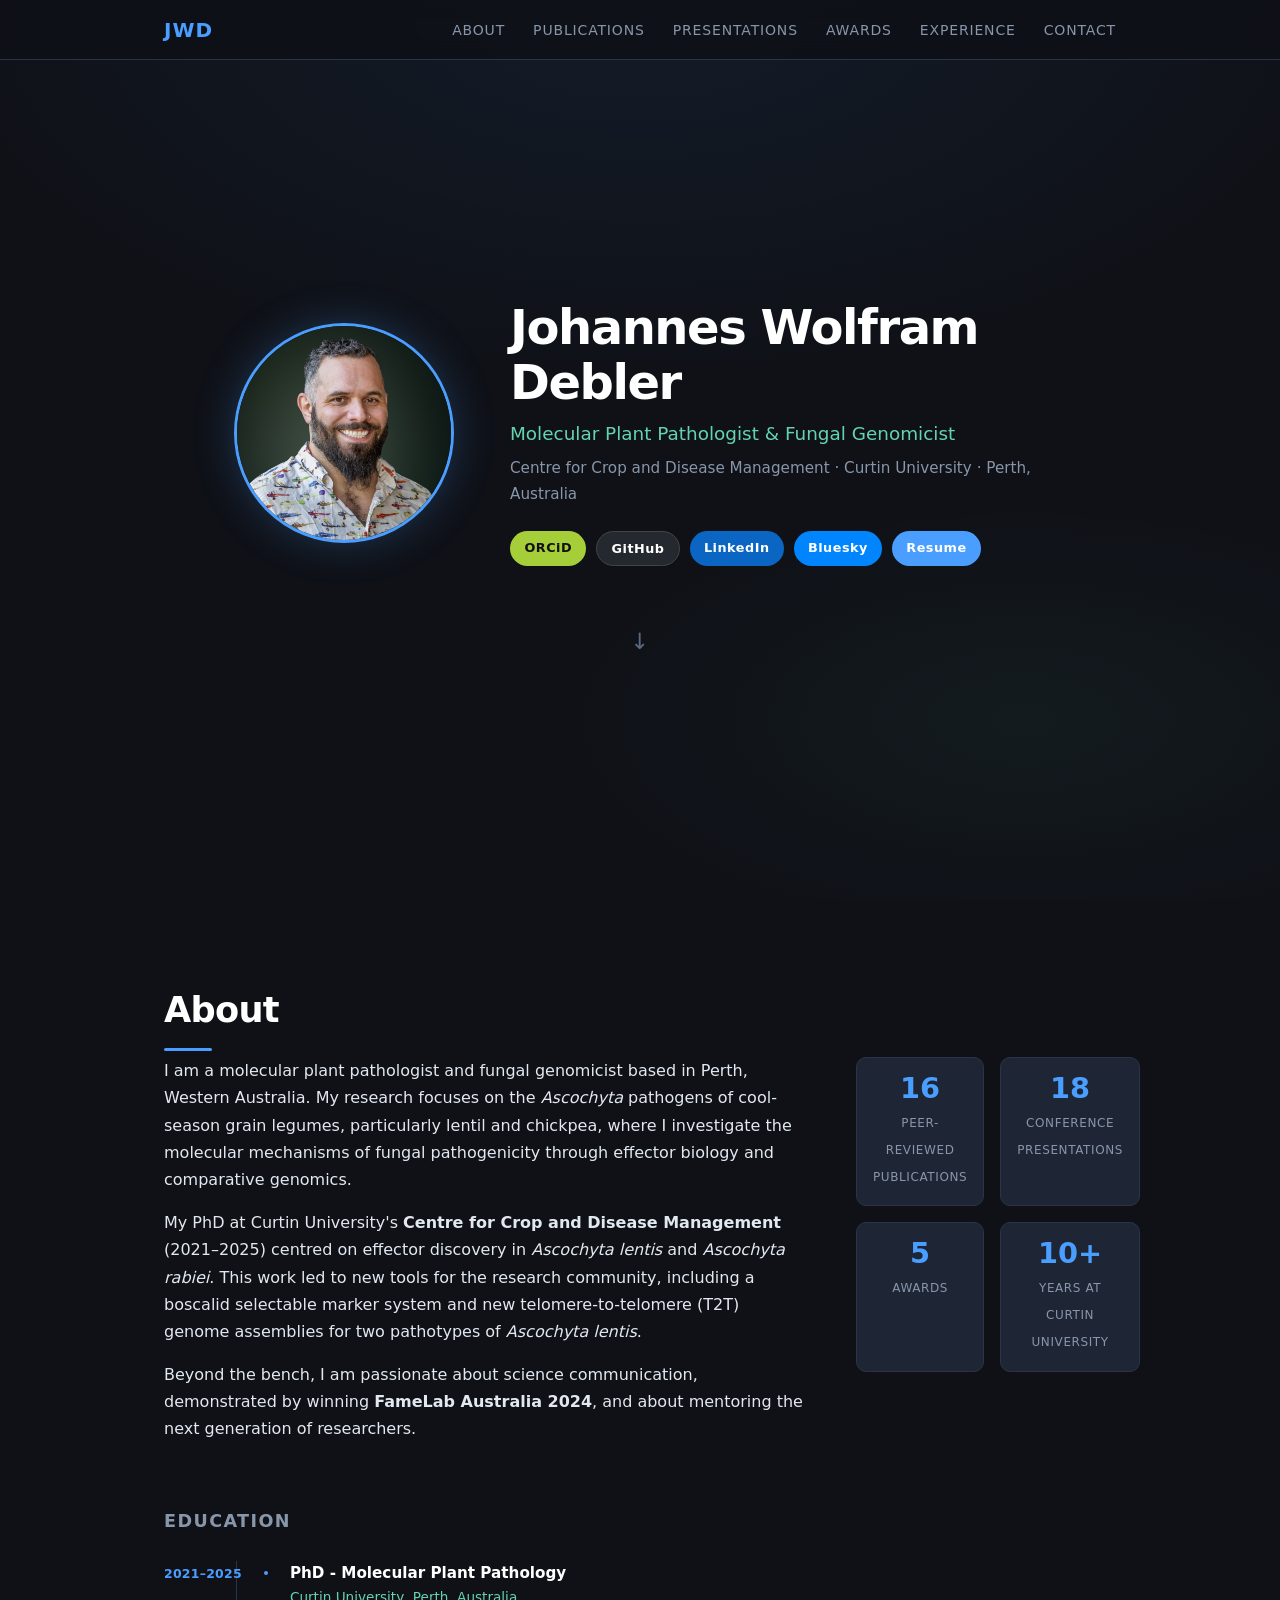
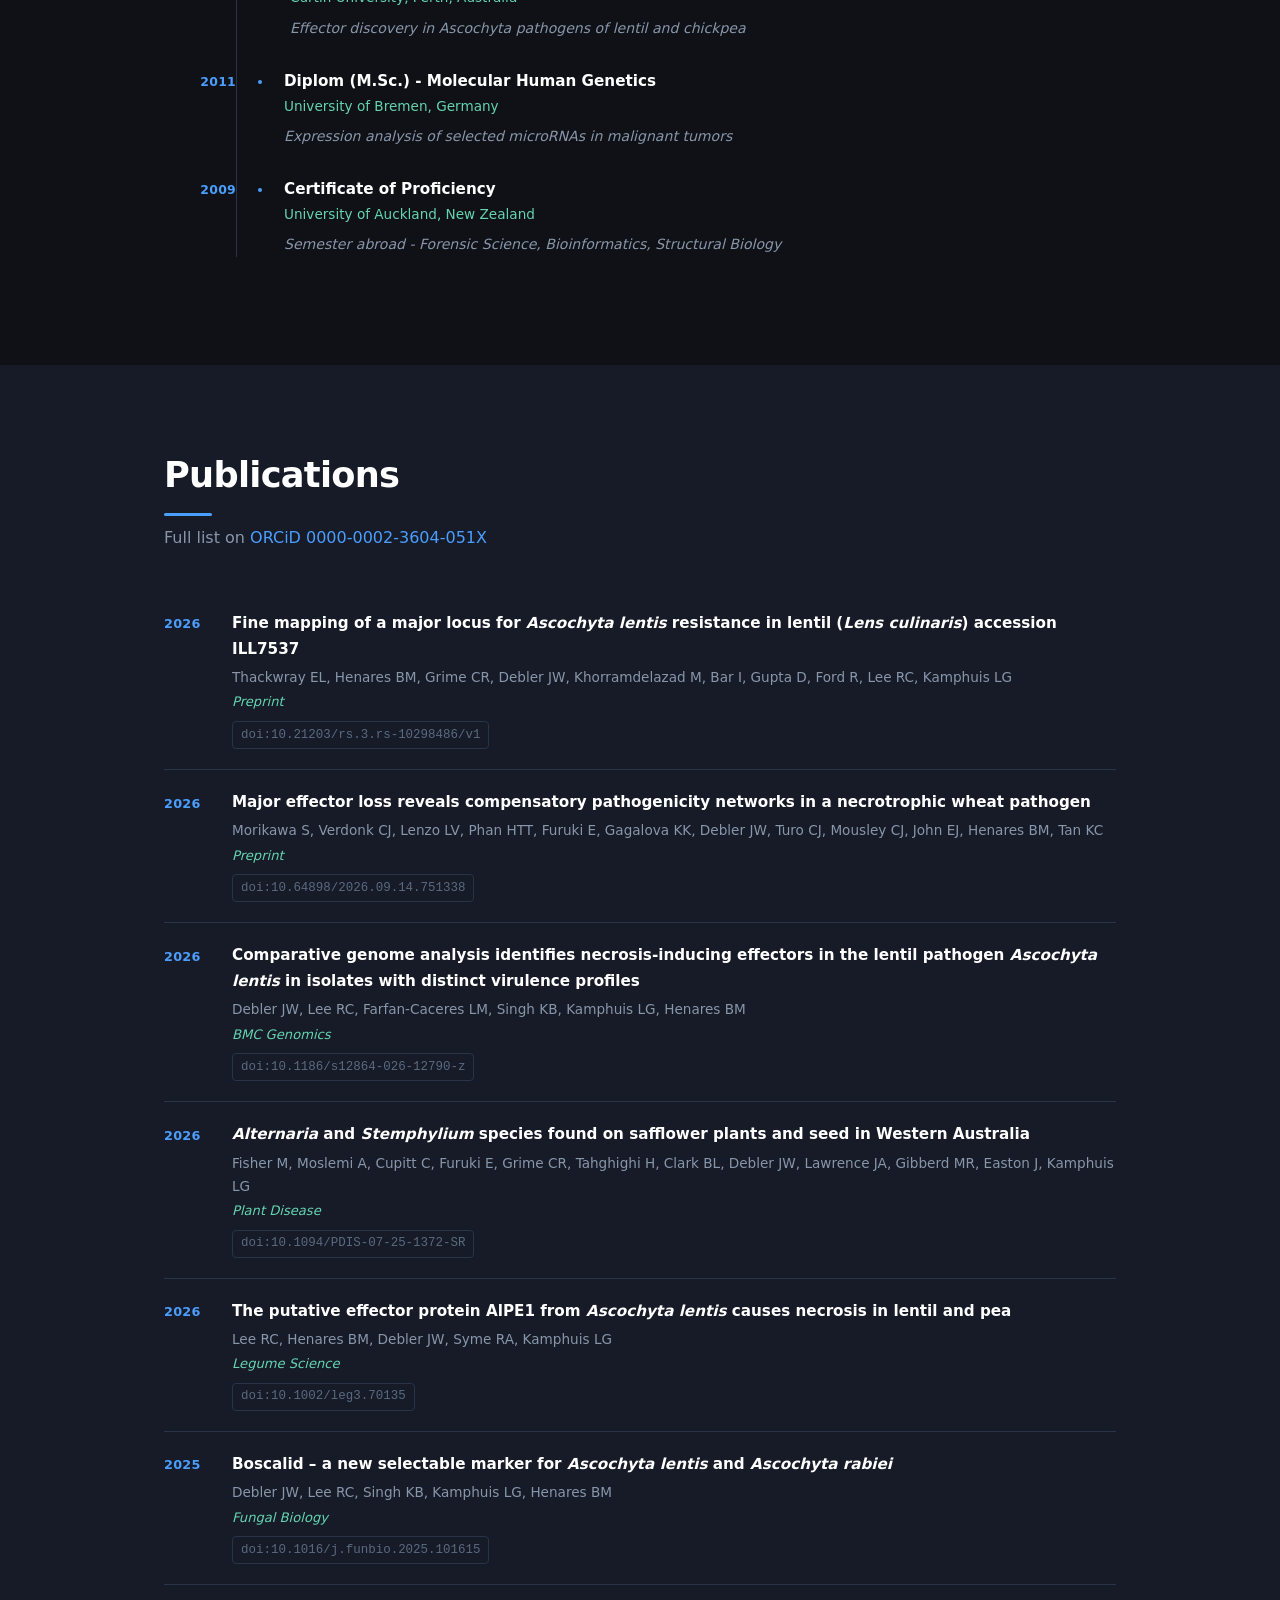
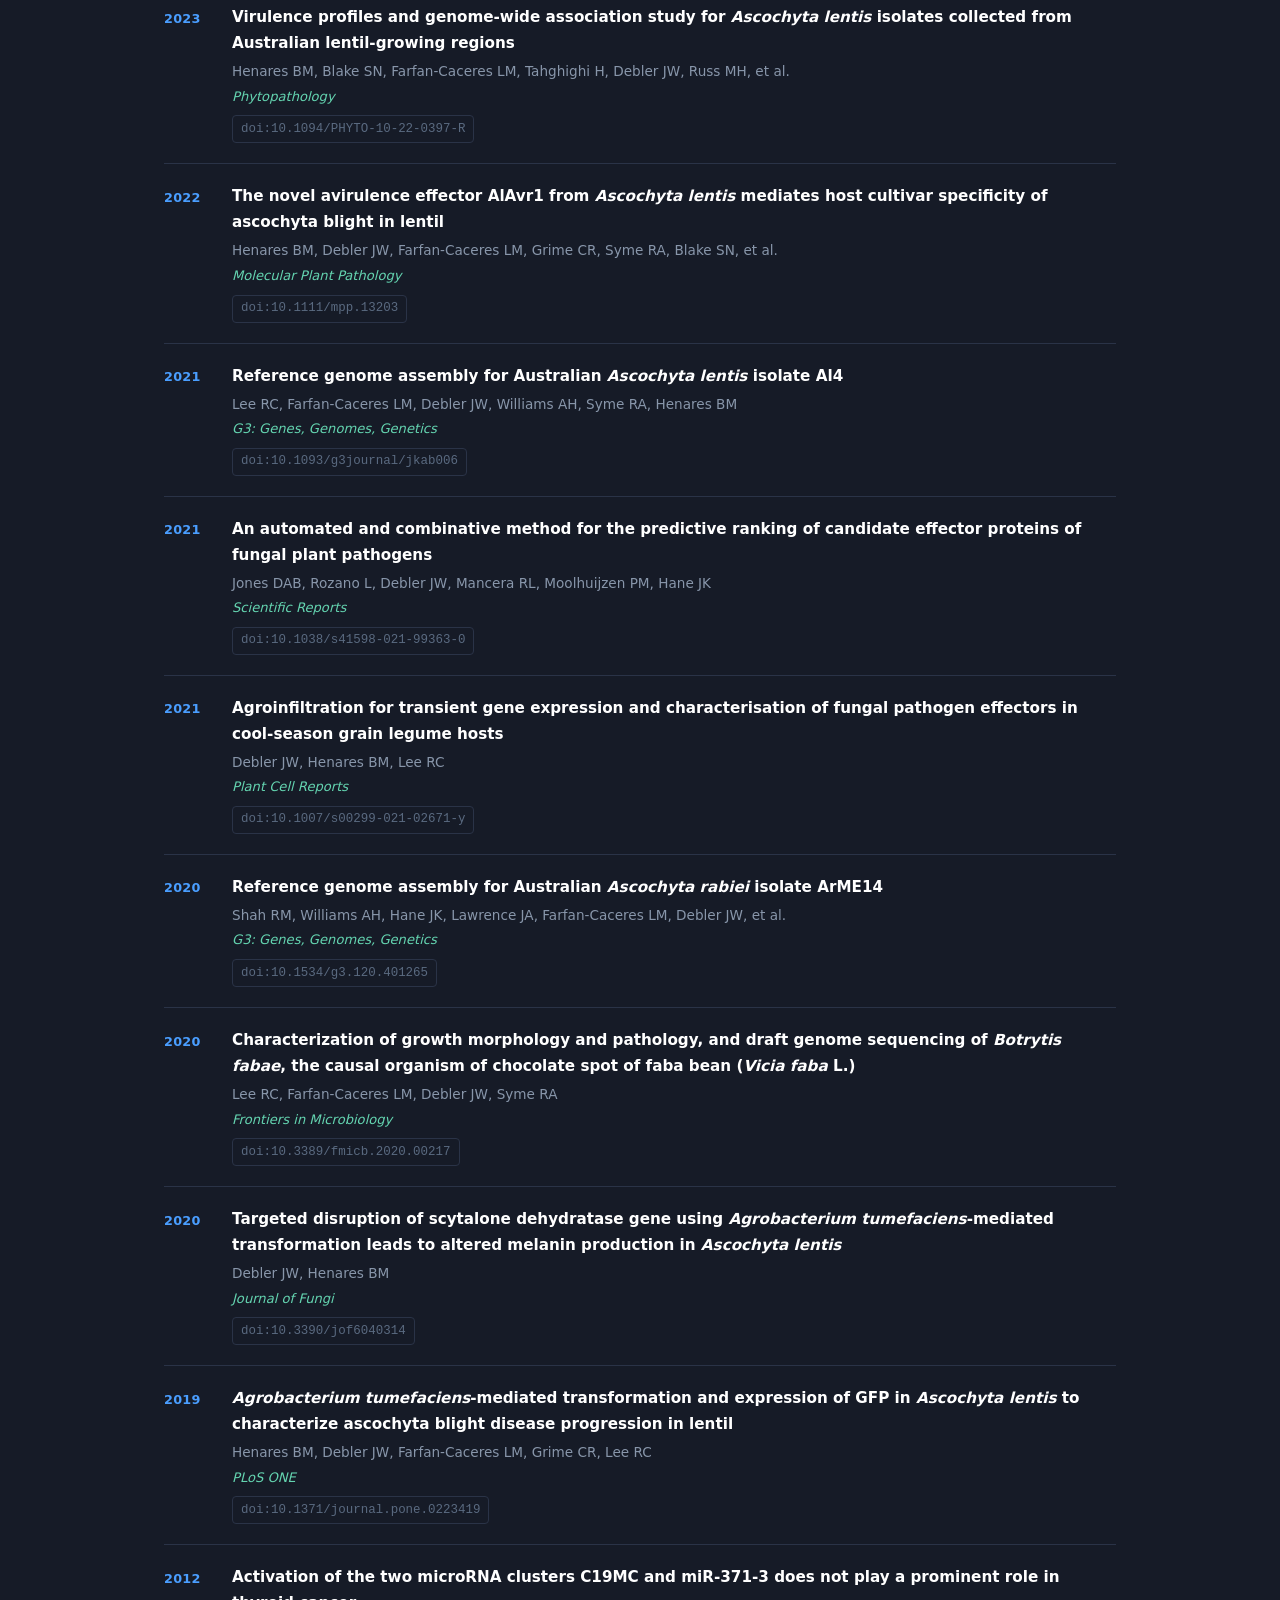
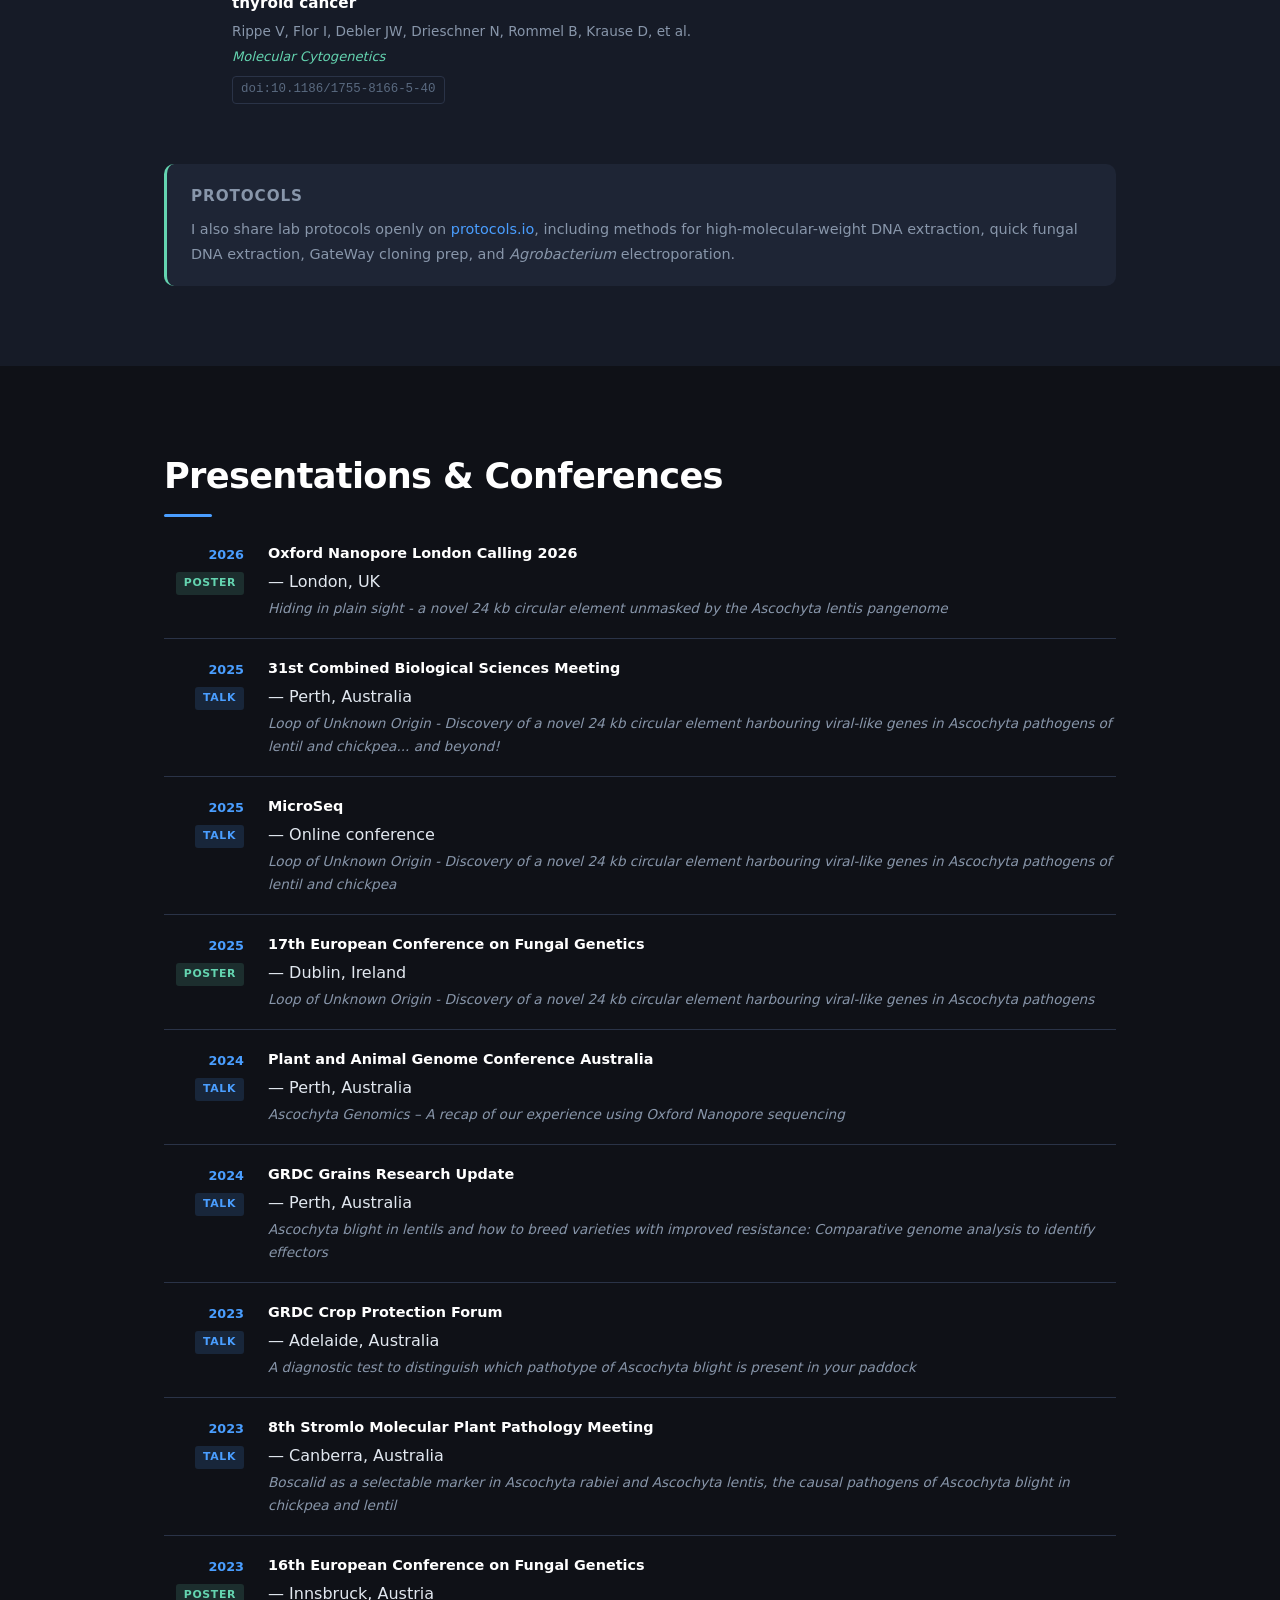
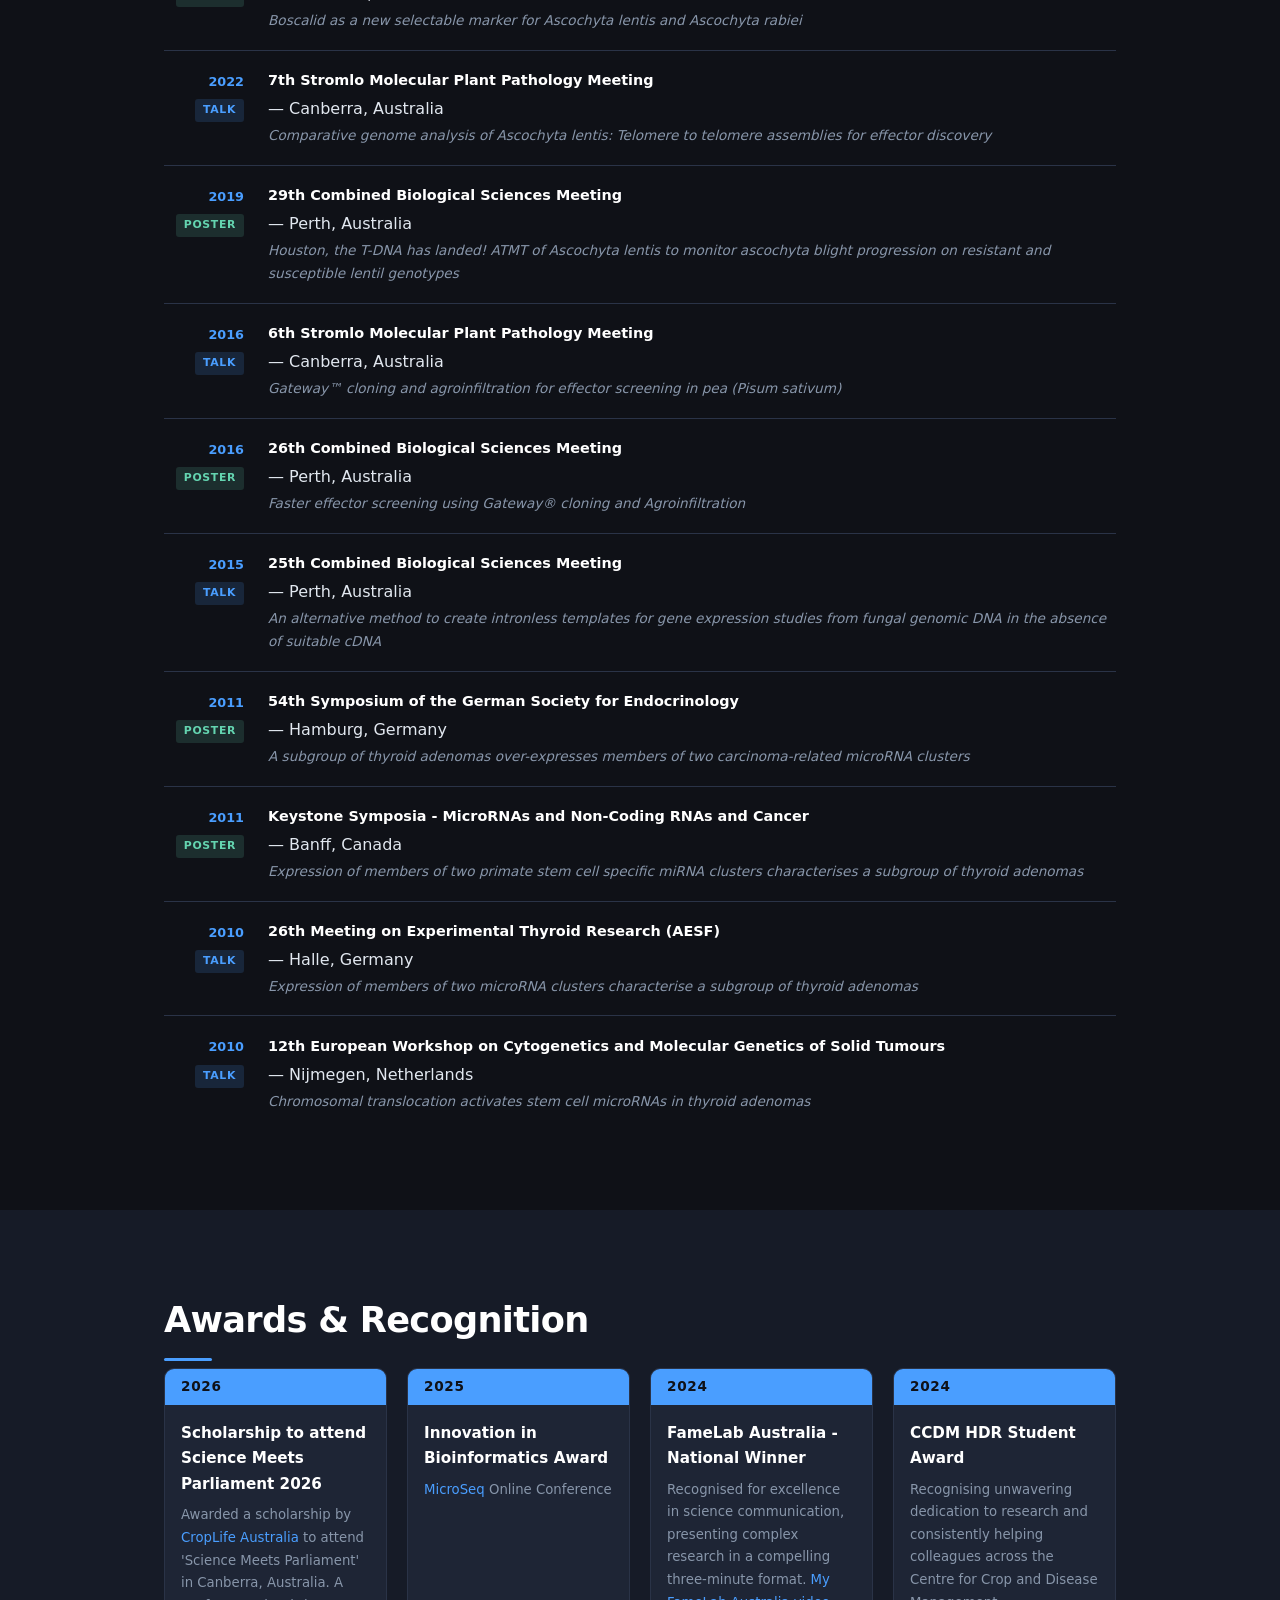
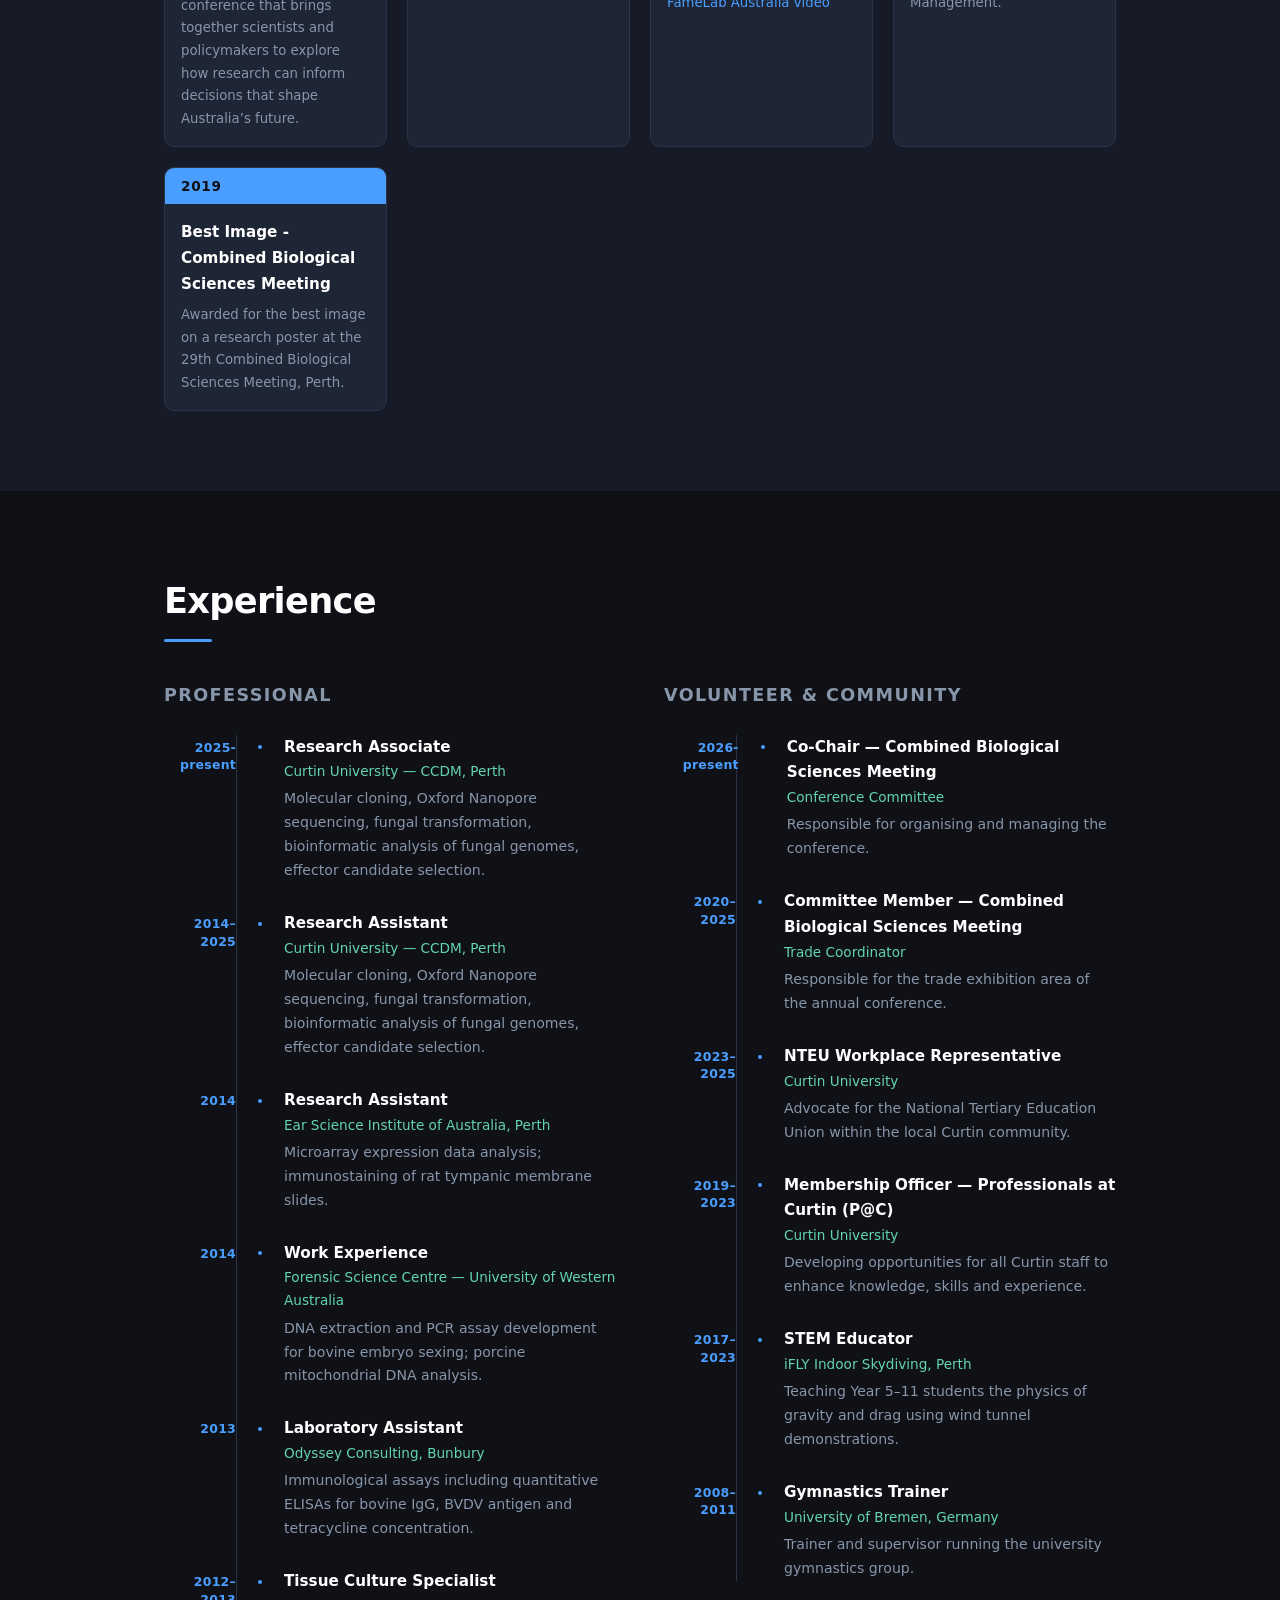
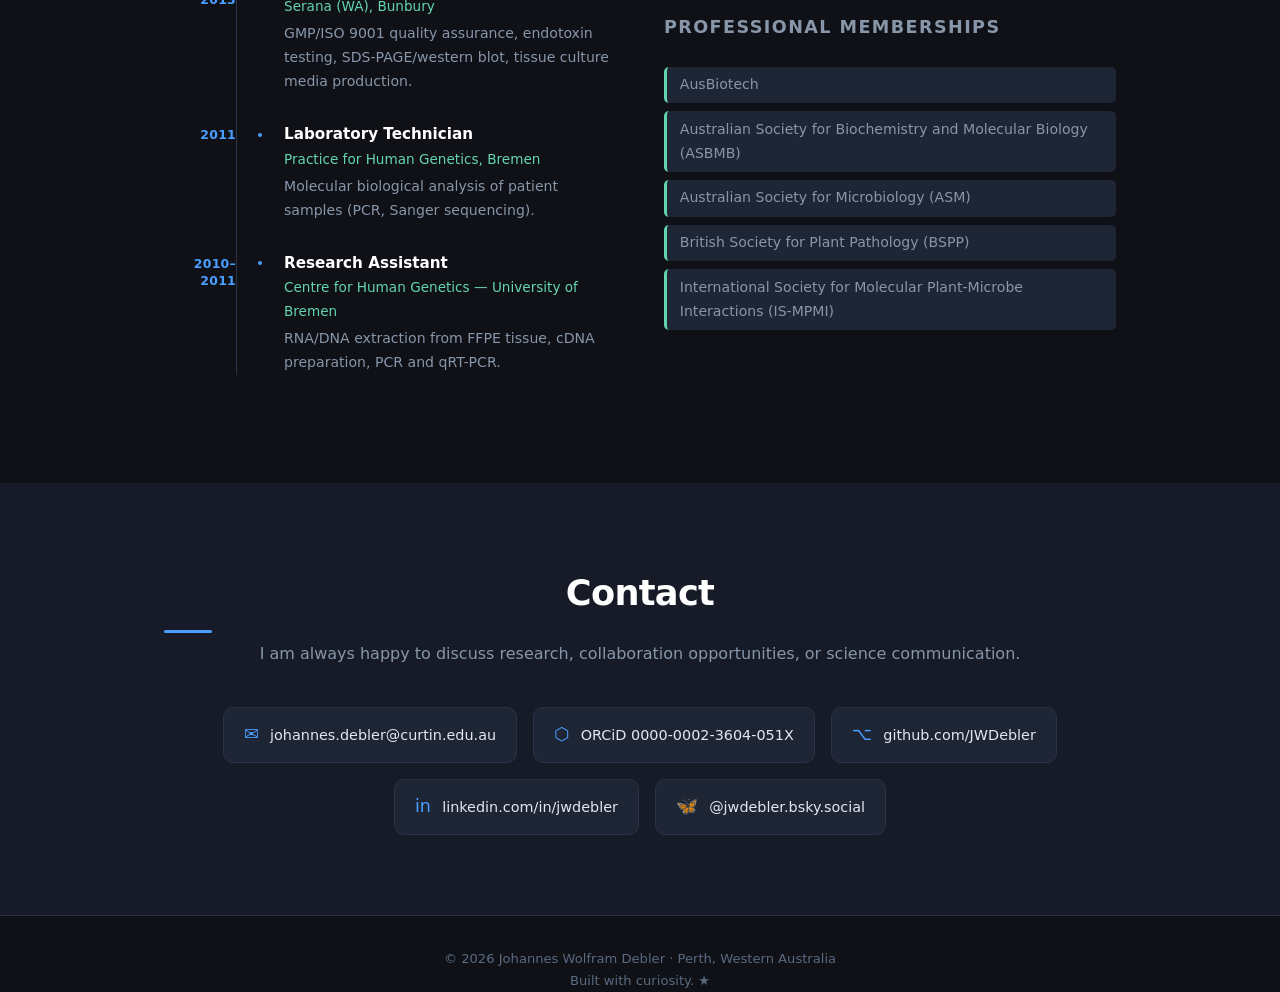
<file: index.html>
<!DOCTYPE html>
<html lang="en">
<head>
  <meta charset="UTF-8" />
  <meta name="viewport" content="width=device-width, initial-scale=1.0" />
  <title>Johannes Debler — Molecular Plant Pathologist</title>
  <meta name="description" content="Johannes Wolfram Debler — PhD researcher in molecular plant pathology, fungal genomics, and effector biology at Curtin University, Perth, Australia." />
  <link rel="stylesheet" href="style.css" />
  <!-- Space: the final frontier. These are the publications of researcher Johannes Debler.
       His ongoing mission: to explore strange new genomes, to seek out new effectors and new pathotypes,
       to boldly go where no plant pathologist has gone before.
       (You found the easter egg! Make it so.) -->
</head>
<body>

  <!-- Navigation -->
  <nav id="navbar">
    <div class="nav-inner">
      <a class="nav-logo" href="#top">JWD</a>
      <ul class="nav-links">
        <li><a href="#about">About</a></li>
        <li><a href="#publications">Publications</a></li>
        <li><a href="#presentations">Presentations</a></li>
        <li><a href="#awards">Awards</a></li>
        <li><a href="#experience">Experience</a></li>
        <li><a href="#contact">Contact</a></li>
      </ul>
      <button class="nav-toggle" aria-label="Toggle menu">&#9776;</button>
    </div>
  </nav>

  <!-- Hero -->
  <header id="top" class="hero">
    <div class="hero-inner">
      <img src="headshot.jpg" alt="Johannes Debler" class="hero-photo" />
      <div class="hero-text">
        <h1>Johannes Wolfram Debler</h1>
        <p class="hero-subtitle">Molecular Plant Pathologist &amp; Fungal Genomicist</p>
        <p class="hero-affil">Centre for Crop and Disease Management · Curtin University · Perth, Australia</p>
        <div class="hero-links">
          <a href="https://orcid.org/0000-0002-3604-051X" target="_blank" rel="noopener" class="badge badge-orcid">ORCiD</a>
          <a href="https://github.com/JWDebler" target="_blank" rel="noopener" class="badge badge-github">GitHub</a>
          <a href="https://www.linkedin.com/in/jwdebler" target="_blank" rel="noopener" class="badge badge-linkedin">LinkedIn</a>
          <a href="https://bsky.app/profile/jwdebler.bsky.social" target="_blank" rel="noopener" class="badge badge-bluesky">Bluesky</a>
          <a href="resume.html" class="badge badge-resume">Resume</a>
        </div>
      </div>
    </div>
    <div class="hero-scroll-hint">↓</div>
  </header>

  <main>

    <!-- About -->
    <section id="about" class="section">
      <div class="container">
        <h2 class="section-title">About</h2>
        <div class="about-grid">
          <div class="about-text">
            <p>
              I am a molecular plant pathologist and fungal genomicist based in Perth, Western Australia. My research focuses on the <em>Ascochyta</em> pathogens of cool-season grain legumes, particularly lentil and chickpea, where I investigate the molecular mechanisms of fungal pathogenicity through effector biology and comparative genomics.
            </p>
            <p>
              My PhD at Curtin University's <strong>Centre for Crop and Disease Management</strong> (2021–2025) centred on effector discovery in <em>Ascochyta lentis</em> and <em>Ascochyta rabiei</em>. This work led to new tools for the research community, including a boscalid selectable marker system and new telomere-to-telomere (T2T) genome assemblies for two pathotypes of <em>Ascochyta lentis</em>.
            </p>
            <p>
              Beyond the bench, I am passionate about science communication, demonstrated by winning <strong>FameLab Australia 2024</strong>, and about mentoring the next generation of researchers.
            </p>
          </div>
          <div class="about-highlights">
            <a class="highlight-card" href="#publications">
              <span class="highlight-num" id="stat-publications">—</span>
              <span class="highlight-label">Peer-reviewed publications</span>
            </a>
            <a class="highlight-card" href="#presentations">
              <span class="highlight-num" id="stat-presentations">—</span>
              <span class="highlight-label">Conference presentations</span>
            </a>
            <a class="highlight-card" href="#awards">
              <span class="highlight-num" id="stat-awards">—</span>
              <span class="highlight-label">Awards</span>
            </a>
            <a class="highlight-card" href="#experience">
              <span class="highlight-num">10+</span>
              <span class="highlight-label">Years at Curtin University</span>
            </a>
          </div>
        </div>

        <div class="edu-section">
          <h3>Education</h3>
          <div class="timeline">
            <div class="timeline-item">
              <div class="timeline-year">2021–2025</div>
              <div class="timeline-content">
                <strong>PhD - Molecular Plant Pathology</strong>
                <span class="institution">Curtin University, Perth, Australia</span>
                <em>Effector discovery in Ascochyta pathogens of lentil and chickpea</em>
              </div>
            </div>
            <div class="timeline-item">
              <div class="timeline-year">2011</div>
              <div class="timeline-content">
                <strong>Diplom (M.Sc.) - Molecular Human Genetics</strong>
                <span class="institution">University of Bremen, Germany</span>
                <em>Expression analysis of selected microRNAs in malignant tumors</em>
              </div>
            </div>
            <div class="timeline-item">
              <div class="timeline-year">2009</div>
              <div class="timeline-content">
                <strong>Certificate of Proficiency</strong>
                <span class="institution">University of Auckland, New Zealand</span>
                <em>Semester abroad - Forensic Science, Bioinformatics, Structural Biology</em>
              </div>
            </div>
          </div>
        </div>
      </div>
    </section>

    <!-- Publications — rendered from data.json -->
    <section id="publications" class="section section-alt">
      <div class="container">
        <h2 class="section-title">Publications</h2>
        <p class="section-subtitle">Full list on <a href="https://orcid.org/0000-0002-3604-051X" target="_blank" rel="noopener">ORCiD 0000-0002-3604-051X</a></p>
        <div class="pub-list" id="pub-list"></div>
        <div class="protocols-note">
          <h3>Protocols</h3>
          <p>I also share lab protocols openly on <a href="https://www.protocols.io/researchers/johannes-debler" target="_blank" rel="noopener">protocols.io</a>, including methods for high-molecular-weight DNA extraction, quick fungal DNA extraction, GateWay cloning prep, and <em>Agrobacterium</em> electroporation.</p>
        </div>
      </div>
    </section>

    <!-- Presentations — rendered from data.json -->
    <section id="presentations" class="section">
      <div class="container">
        <h2 class="section-title">Presentations &amp; Conferences</h2>
        <div class="pres-list" id="pres-list"></div>
      </div>
    </section>

    <!-- Awards — rendered from data.json -->
    <section id="awards" class="section section-alt">
      <div class="container">
        <h2 class="section-title">Awards &amp; Recognition</h2>
        <div class="awards-grid" id="awards-grid"></div>
      </div>
    </section>

    <!-- Experience -->
    <section id="experience" class="section">
      <div class="container">
        <h2 class="section-title">Experience</h2>

        <div class="exp-cols">
          <div class="exp-col">
            <h3>Professional</h3>
            <div class="timeline">

<div class="timeline-item">
                <div class="timeline-year">2025-present</div>
                <div class="timeline-content">
                  <strong>Research Associate</strong>
                  <span class="institution">Curtin University — CCDM, Perth</span>
                  <p>Molecular cloning, Oxford Nanopore sequencing, fungal transformation, bioinformatic analysis of fungal genomes, effector candidate selection.</p>
                </div>
              </div>
              <div class="timeline-item">
                <div class="timeline-year">2014–2025</div>
                <div class="timeline-content">
                  <strong>Research Assistant</strong>
                  <span class="institution">Curtin University — CCDM, Perth</span>
                  <p>Molecular cloning, Oxford Nanopore sequencing, fungal transformation, bioinformatic analysis of fungal genomes, effector candidate selection.</p>
                </div>
              </div>

              <div class="timeline-item">
                <div class="timeline-year">2014</div>
                <div class="timeline-content">
                  <strong>Research Assistant</strong>
                  <span class="institution">Ear Science Institute of Australia, Perth</span>
                  <p>Microarray expression data analysis; immunostaining of rat tympanic membrane slides.</p>
                </div>
              </div>

              <div class="timeline-item">
                <div class="timeline-year">2014</div>
                <div class="timeline-content">
                  <strong>Work Experience</strong>
                  <span class="institution">Forensic Science Centre — University of Western Australia</span>
                  <p>DNA extraction and PCR assay development for bovine embryo sexing; porcine mitochondrial DNA analysis.</p>
                </div>
              </div>

              <div class="timeline-item">
                <div class="timeline-year">2013</div>
                <div class="timeline-content">
                  <strong>Laboratory Assistant</strong>
                  <span class="institution">Odyssey Consulting, Bunbury</span>
                  <p>Immunological assays including quantitative ELISAs for bovine IgG, BVDV antigen and tetracycline concentration.</p>
                </div>
              </div>

              <div class="timeline-item">
                <div class="timeline-year">2012–2013</div>
                <div class="timeline-content">
                  <strong>Tissue Culture Specialist</strong>
                  <span class="institution">Serana (WA), Bunbury</span>
                  <p>GMP/ISO 9001 quality assurance, endotoxin testing, SDS-PAGE/western blot, tissue culture media production.</p>
                </div>
              </div>

              <div class="timeline-item">
                <div class="timeline-year">2011</div>
                <div class="timeline-content">
                  <strong>Laboratory Technician</strong>
                  <span class="institution">Practice for Human Genetics, Bremen</span>
                  <p>Molecular biological analysis of patient samples (PCR, Sanger sequencing).</p>
                </div>
              </div>

              <div class="timeline-item">
                <div class="timeline-year">2010–2011</div>
                <div class="timeline-content">
                  <strong>Research Assistant</strong>
                  <span class="institution">Centre for Human Genetics — University of Bremen</span>
                  <p>RNA/DNA extraction from FFPE tissue, cDNA preparation, PCR and qRT-PCR.</p>
                </div>
              </div>

            </div>
          </div>

          <div class="exp-col">
            <h3>Volunteer &amp; Community</h3>
            <div class="timeline">
            <div class="timeline-item">
                <div class="timeline-year">2026-present</div>
                <div class="timeline-content">
                  <strong>Co-Chair — Combined Biological Sciences Meeting</strong>
                  <span class="institution">Conference Committee</span>
                  <p>Responsible for organising and managing the conference.</p>
                </div>
              </div>
              <div class="timeline-item">
                <div class="timeline-year">2020–2025</div>
                <div class="timeline-content">
                  <strong>Committee Member — Combined Biological Sciences Meeting</strong>
                  <span class="institution">Trade Coordinator</span>
                  <p>Responsible for the trade exhibition area of the annual conference.</p>
                </div>
              </div>

              <div class="timeline-item">
                <div class="timeline-year">2023–2025</div>
                <div class="timeline-content">
                  <strong>NTEU Workplace Representative</strong>
                  <span class="institution">Curtin University</span>
                  <p>Advocate for the National Tertiary Education Union within the local Curtin community.</p>
                </div>
              </div>

              <div class="timeline-item">
                <div class="timeline-year">2019–2023</div>
                <div class="timeline-content">
                  <strong>Membership Officer — Professionals at Curtin (P@C)</strong>
                  <span class="institution">Curtin University</span>
                  <p>Developing opportunities for all Curtin staff to enhance knowledge, skills and experience.</p>
                </div>
              </div>

              <div class="timeline-item">
                <div class="timeline-year">2017–2023</div>
                <div class="timeline-content">
                  <strong>STEM Educator</strong>
                  <span class="institution">iFLY Indoor Skydiving, Perth</span>
                  <p>Teaching Year 5–11 students the physics of gravity and drag using wind tunnel demonstrations.</p>
                </div>
              </div>

              <div class="timeline-item">
                <div class="timeline-year">2008–2011</div>
                <div class="timeline-content">
                  <strong>Gymnastics Trainer</strong>
                  <span class="institution">University of Bremen, Germany</span>
                  <p>Trainer and supervisor running the university gymnastics group.</p>
                </div>
              </div>

            </div>

            <h3 style="margin-top:2rem;">Professional Memberships</h3>
            <ul class="membership-list">
              <li>AusBiotech</li>
              <li>Australian Society for Biochemistry and Molecular Biology (ASBMB)</li>
              <li>Australian Society for Microbiology (ASM)</li>
              <li>British Society for Plant Pathology (BSPP)</li>
              <li>International Society for Molecular Plant-Microbe Interactions (IS-MPMI)</li>
            </ul>
          </div>
        </div>
      </div>
    </section>

    <!-- Contact -->
    <section id="contact" class="section section-alt">
      <div class="container contact-container">
        <h2 class="section-title">Contact</h2>
        <p class="contact-intro">I am always happy to discuss research, collaboration opportunities, or science communication.</p>
        <div class="contact-links">
          <a href="mailto:johannes.debler@curtin.edu.au" class="contact-item">
            <span class="contact-icon">✉</span>
            <span>johannes.debler@curtin.edu.au</span>
          </a>
          <a href="https://orcid.org/0000-0002-3604-051X" target="_blank" rel="noopener" class="contact-item">
            <span class="contact-icon">⬡</span>
            <span>ORCiD 0000-0002-3604-051X</span>
          </a>
          <a href="https://github.com/JWDebler" target="_blank" rel="noopener" class="contact-item">
            <span class="contact-icon">⌥</span>
            <span>github.com/JWDebler</span>
          </a>
          <a href="https://www.linkedin.com/in/jwdebler" target="_blank" rel="noopener" class="contact-item">
            <span class="contact-icon">in</span>
            <span>linkedin.com/in/jwdebler</span>
          </a>
          <a href="https://bsky.app/profile/jwdebler.bsky.social" target="_blank" rel="noopener" class="contact-item">
            <span class="contact-icon" aria-hidden="true">🦋</span>
            <span>@jwdebler.bsky.social</span>
          </a>
        </div>
      </div>
    </section>

  </main>

  <footer class="footer">
    <div class="container">
      <p>© <span id="year"></span> Johannes Wolfram Debler · Perth, Western Australia</p>
      <p class="footer-hint">Built with curiosity. <span class="tng-trigger" id="tng-trigger" title="...">&#x2605;</span></p>
    </div>
  </footer>

  <!-- TNG Easter Egg Modal -->
  <div id="tng-modal" class="tng-modal" aria-hidden="true">
    <div class="tng-modal-inner">
      <button class="tng-close" id="tng-close" aria-label="Close">×</button>
      <div class="tng-starfield" id="tng-starfield"></div>
      <div class="tng-content">
        <div class="tng-lcars-bar"></div>
        <p class="tng-label">STARFLEET PERSONNEL FILE</p>
        <p class="tng-name">Debler, Johannes W.</p>
        <p class="tng-rank">Rank: Chief Science Officer<br>Assignment: USS <em>Ascochyta</em> NCC-2604</p>
        <p class="tng-quote">"It is possible to commit no mistakes and still lose. That is not weakness — that is science."</p>
        <p class="tng-attribution">— Jean-Luc Picard, paraphrased for research</p>
        <div class="tng-lcars-bar tng-lcars-bottom"></div>
        <p class="tng-engage" id="tng-engage">MAKE IT SO</p>
      </div>
    </div>
  </div>

  <script src="main.js"></script>
</body>
</html>
</file>
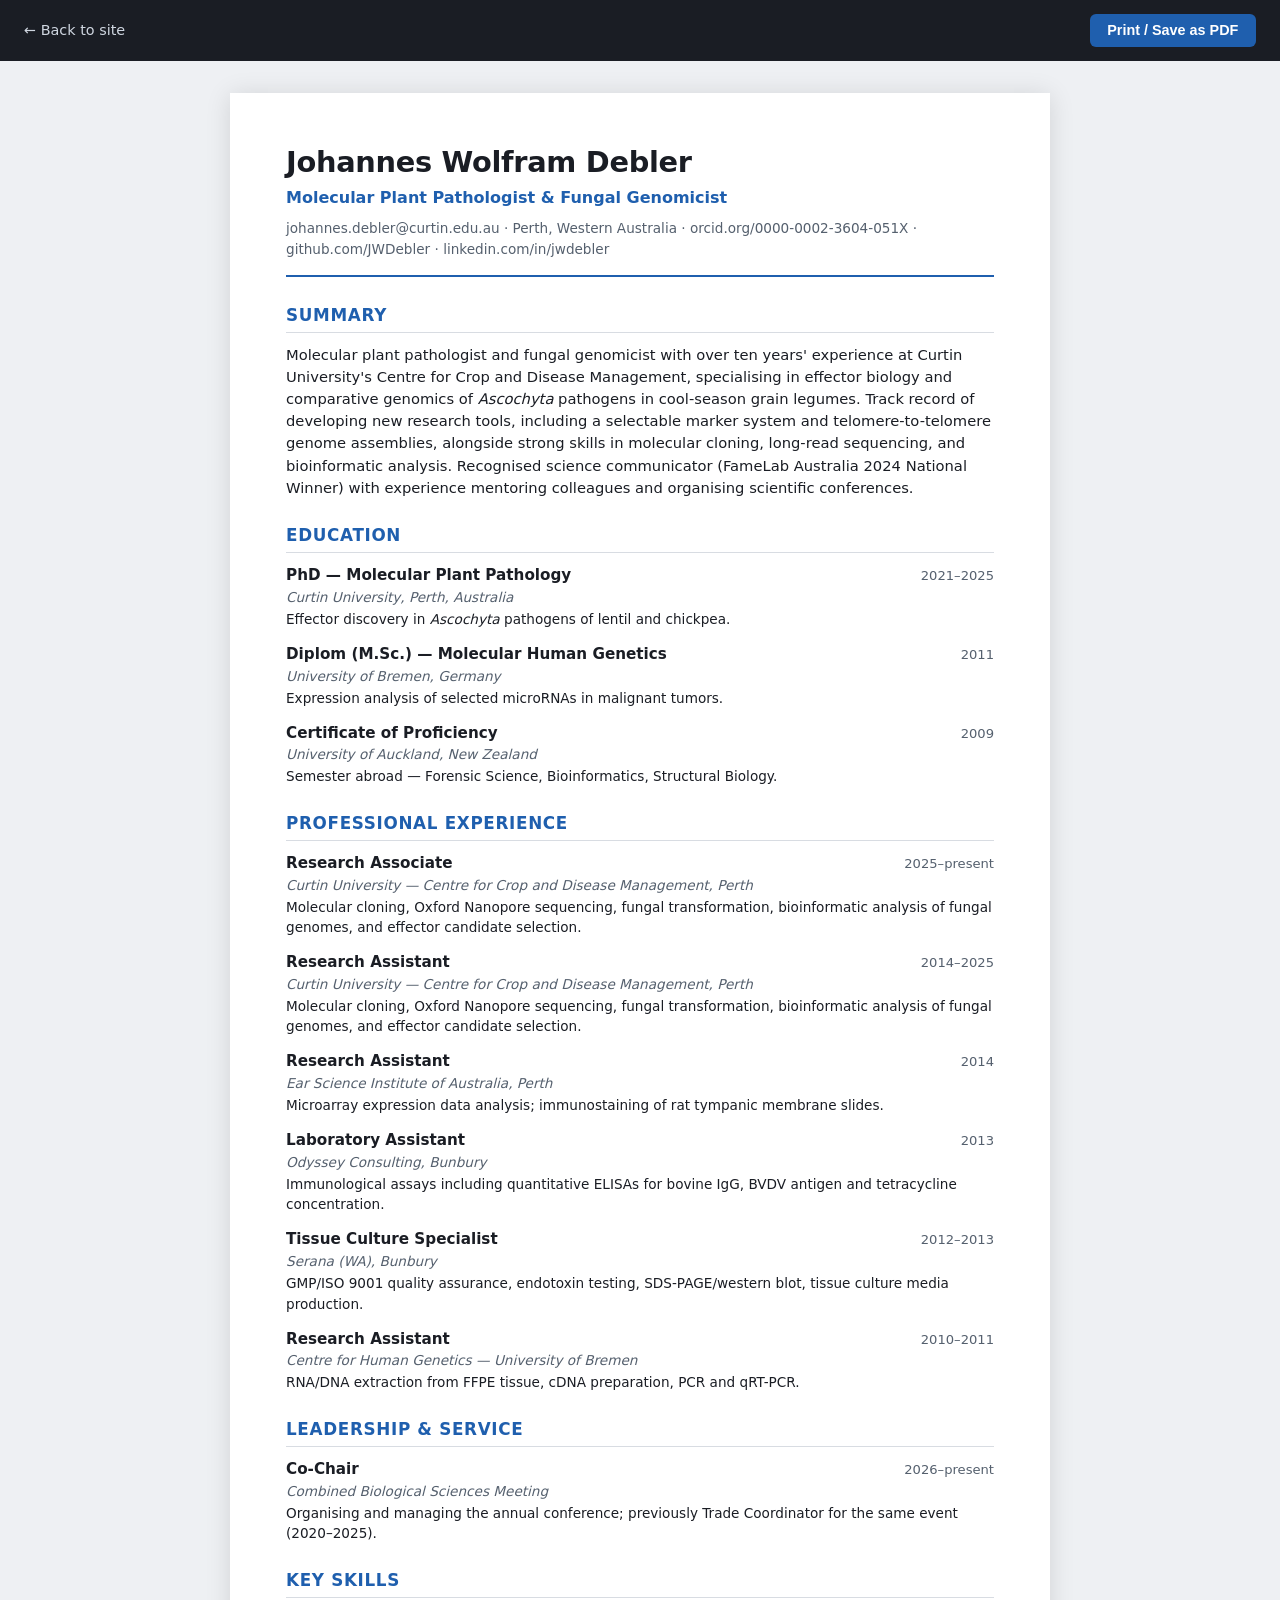
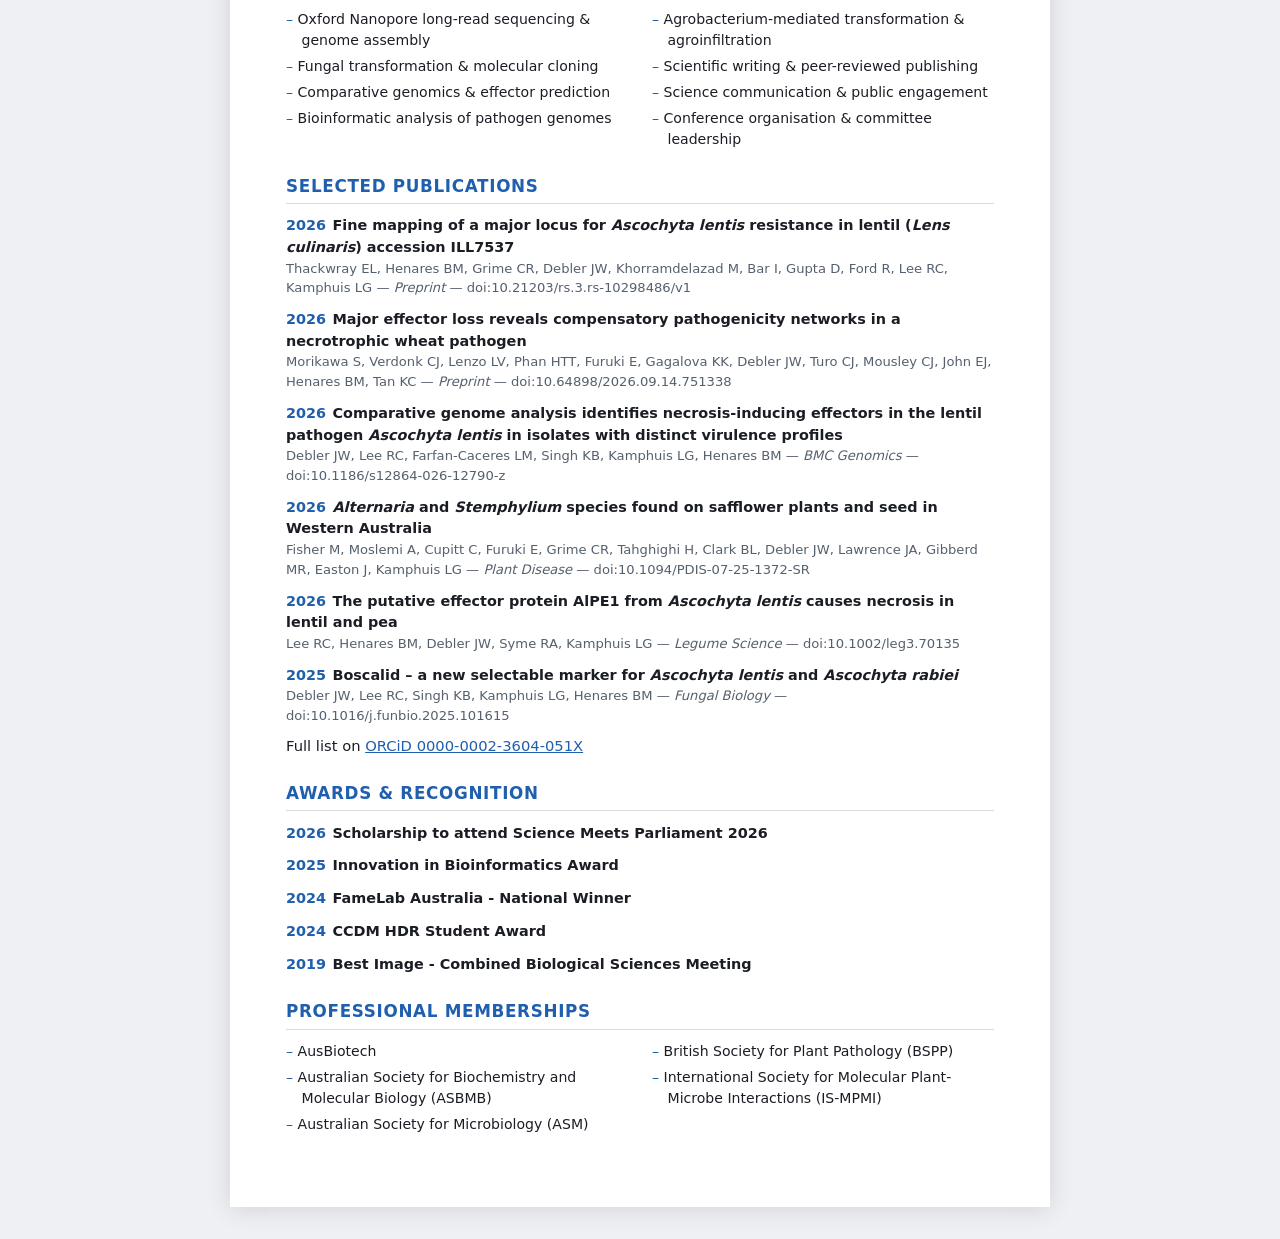
<file: resume.html>
<!DOCTYPE html>
<html lang="en">
<head>
  <meta charset="UTF-8" />
  <meta name="viewport" content="width=device-width, initial-scale=1.0" />
  <title>Johannes Debler — Resume</title>
  <meta name="description" content="Resume of Johannes Wolfram Debler — Molecular Plant Pathologist & Fungal Genomicist, Curtin University." />
  <link rel="stylesheet" href="resume.css" />
</head>
<body>

  <div class="resume-toolbar no-print">
    <a href="index.html" class="toolbar-link">&larr; Back to site</a>
    <button id="print-btn" class="toolbar-print">Print / Save as PDF</button>
  </div>

  <main class="resume-page">

    <header class="r-header">
      <h1>Johannes Wolfram Debler</h1>
      <p class="r-subtitle">Molecular Plant Pathologist &amp; Fungal Genomicist</p>
      <p class="r-contact">
        <span>johannes.debler@curtin.edu.au</span> ·
        <span>Perth, Western Australia</span> ·
        <span>orcid.org/0000-0002-3604-051X</span> ·
        <span>github.com/JWDebler</span> ·
        <span>linkedin.com/in/jwdebler</span>
      </p>
    </header>

    <section class="r-section">
      <h2>Summary</h2>
      <p>
        Molecular plant pathologist and fungal genomicist with over ten years' experience at Curtin University's Centre for Crop and Disease Management, specialising in effector biology and comparative genomics of <em>Ascochyta</em> pathogens in cool-season grain legumes. Track record of developing new research tools, including a selectable marker system and telomere-to-telomere genome assemblies, alongside strong skills in molecular cloning, long-read sequencing, and bioinformatic analysis. Recognised science communicator (FameLab Australia 2024 National Winner) with experience mentoring colleagues and organising scientific conferences.
      </p>
    </section>

    <section class="r-section">
      <h2>Education</h2>
      <div class="r-item">
        <div class="r-item-head">
          <strong>PhD — Molecular Plant Pathology</strong>
          <span class="r-dates">2021–2025</span>
        </div>
        <p class="r-item-sub">Curtin University, Perth, Australia</p>
        <p class="r-item-detail">Effector discovery in <em>Ascochyta</em> pathogens of lentil and chickpea.</p>
      </div>
      <div class="r-item">
        <div class="r-item-head">
          <strong>Diplom (M.Sc.) — Molecular Human Genetics</strong>
          <span class="r-dates">2011</span>
        </div>
        <p class="r-item-sub">University of Bremen, Germany</p>
        <p class="r-item-detail">Expression analysis of selected microRNAs in malignant tumors.</p>
      </div>
      <div class="r-item">
        <div class="r-item-head">
          <strong>Certificate of Proficiency</strong>
          <span class="r-dates">2009</span>
        </div>
        <p class="r-item-sub">University of Auckland, New Zealand</p>
        <p class="r-item-detail">Semester abroad — Forensic Science, Bioinformatics, Structural Biology.</p>
      </div>
    </section>

    <section class="r-section">
      <h2>Professional Experience</h2>
      <div class="r-item">
        <div class="r-item-head">
          <strong>Research Associate</strong>
          <span class="r-dates">2025–present</span>
        </div>
        <p class="r-item-sub">Curtin University — Centre for Crop and Disease Management, Perth</p>
        <p class="r-item-detail">Molecular cloning, Oxford Nanopore sequencing, fungal transformation, bioinformatic analysis of fungal genomes, and effector candidate selection.</p>
      </div>
      <div class="r-item">
        <div class="r-item-head">
          <strong>Research Assistant</strong>
          <span class="r-dates">2014–2025</span>
        </div>
        <p class="r-item-sub">Curtin University — Centre for Crop and Disease Management, Perth</p>
        <p class="r-item-detail">Molecular cloning, Oxford Nanopore sequencing, fungal transformation, bioinformatic analysis of fungal genomes, and effector candidate selection.</p>
      </div>
      <div class="r-item">
        <div class="r-item-head">
          <strong>Research Assistant</strong>
          <span class="r-dates">2014</span>
        </div>
        <p class="r-item-sub">Ear Science Institute of Australia, Perth</p>
        <p class="r-item-detail">Microarray expression data analysis; immunostaining of rat tympanic membrane slides.</p>
      </div>
      <div class="r-item">
        <div class="r-item-head">
          <strong>Laboratory Assistant</strong>
          <span class="r-dates">2013</span>
        </div>
        <p class="r-item-sub">Odyssey Consulting, Bunbury</p>
        <p class="r-item-detail">Immunological assays including quantitative ELISAs for bovine IgG, BVDV antigen and tetracycline concentration.</p>
      </div>
      <div class="r-item">
        <div class="r-item-head">
          <strong>Tissue Culture Specialist</strong>
          <span class="r-dates">2012–2013</span>
        </div>
        <p class="r-item-sub">Serana (WA), Bunbury</p>
        <p class="r-item-detail">GMP/ISO 9001 quality assurance, endotoxin testing, SDS-PAGE/western blot, tissue culture media production.</p>
      </div>
      <div class="r-item">
        <div class="r-item-head">
          <strong>Research Assistant</strong>
          <span class="r-dates">2010–2011</span>
        </div>
        <p class="r-item-sub">Centre for Human Genetics — University of Bremen</p>
        <p class="r-item-detail">RNA/DNA extraction from FFPE tissue, cDNA preparation, PCR and qRT-PCR.</p>
      </div>
    </section>

    <section class="r-section">
      <h2>Leadership &amp; Service</h2>
      <div class="r-item">
        <div class="r-item-head">
          <strong>Co-Chair</strong>
          <span class="r-dates">2026–present</span>
        </div>
        <p class="r-item-sub">Combined Biological Sciences Meeting</p>
        <p class="r-item-detail">Organising and managing the annual conference; previously Trade Coordinator for the same event (2020–2025).</p>
      </div>
    </section>

    <section class="r-section">
      <h2>Key Skills</h2>
      <ul class="r-skills">
        <li>Oxford Nanopore long-read sequencing &amp; genome assembly</li>
        <li>Fungal transformation &amp; molecular cloning</li>
        <li>Comparative genomics &amp; effector prediction</li>
        <li>Bioinformatic analysis of pathogen genomes</li>
        <li>Agrobacterium-mediated transformation &amp; agroinfiltration</li>
        <li>Scientific writing &amp; peer-reviewed publishing</li>
        <li>Science communication &amp; public engagement</li>
        <li>Conference organisation &amp; committee leadership</li>
      </ul>
    </section>

    <section class="r-section">
      <h2>Selected Publications</h2>
      <div id="r-pubs"></div>
      <p class="r-more">Full list on <a href="https://orcid.org/0000-0002-3604-051X" target="_blank" rel="noopener">ORCiD 0000-0002-3604-051X</a></p>
    </section>

    <section class="r-section">
      <h2>Awards &amp; Recognition</h2>
      <div id="r-awards"></div>
    </section>

    <section class="r-section">
      <h2>Professional Memberships</h2>
      <ul class="r-skills">
        <li>AusBiotech</li>
        <li>Australian Society for Biochemistry and Molecular Biology (ASBMB)</li>
        <li>Australian Society for Microbiology (ASM)</li>
        <li>British Society for Plant Pathology (BSPP)</li>
        <li>International Society for Molecular Plant-Microbe Interactions (IS-MPMI)</li>
      </ul>
    </section>

  </main>

  <script src="resume.js"></script>
</body>
</html>
</file>
<file: style.css>
/* ============================================================
   Johannes Debler — Personal Academic Website
   ============================================================ */

/* ---------- Reset & Base ---------- */
*, *::before, *::after { box-sizing: border-box; margin: 0; padding: 0; }

:root {
  --bg:          #0f1117;
  --bg-alt:      #161b27;
  --surface:     #1e2535;
  --border:      #2a3347;
  --accent:      #4a9eff;
  --accent-dim:  #2d6ab5;
  --accent2:     #64d4b0;
  --text:        #e2e8f0;
  --text-muted:  #8896aa;
  --text-dim:    #5a6a80;
  --white:       #ffffff;
  --nav-h:       60px;
  --radius:      10px;
  --transition:  0.25s ease;
  --font-sans:   'Segoe UI', system-ui, -apple-system, sans-serif;
  --font-mono:   'Fira Code', 'Consolas', monospace;
}

html { scroll-behavior: smooth; font-size: 16px; }

body {
  font-family: var(--font-sans);
  background: var(--bg);
  color: var(--text);
  line-height: 1.7;
  overflow-x: hidden;
}

a { color: var(--accent); text-decoration: none; transition: color var(--transition); }
a:hover { color: var(--accent2); }

img { max-width: 100%; display: block; }

/* ---------- Utility ---------- */
.container {
  max-width: 1000px;
  margin: 0 auto;
  padding: 0 1.5rem;
}

.section {
  padding: 5rem 0;
}

.section-alt {
  background: var(--bg-alt);
}

.section-title {
  font-size: clamp(1.6rem, 3vw, 2.2rem);
  font-weight: 700;
  margin-bottom: 0.4rem;
  color: var(--white);
  letter-spacing: -0.02em;
}

.section-title::after {
  content: '';
  display: block;
  width: 3rem;
  height: 3px;
  background: var(--accent);
  margin-top: 0.5rem;
  border-radius: 2px;
}

.section-subtitle {
  color: var(--text-muted);
  margin-bottom: 2.5rem;
  margin-top: 0.5rem;
}

/* ---------- Navbar ---------- */
#navbar {
  position: fixed;
  top: 0; left: 0; right: 0;
  height: var(--nav-h);
  z-index: 1000;
  background: rgba(15, 17, 23, 0.92);
  backdrop-filter: blur(10px);
  -webkit-backdrop-filter: blur(10px);
  border-bottom: 1px solid var(--border);
  transition: background var(--transition);
}

.nav-inner {
  max-width: 1000px;
  margin: 0 auto;
  padding: 0 1.5rem;
  height: 100%;
  display: flex;
  align-items: center;
  justify-content: space-between;
}

.nav-logo {
  font-weight: 800;
  font-size: 1.25rem;
  color: var(--accent);
  letter-spacing: 0.05em;
}

.nav-links {
  list-style: none;
  display: flex;
  gap: 1.75rem;
}

.nav-links a {
  color: var(--text-muted);
  font-size: 0.875rem;
  font-weight: 500;
  text-transform: uppercase;
  letter-spacing: 0.06em;
  transition: color var(--transition);
}

.nav-links a:hover { color: var(--white); }

.nav-toggle {
  display: none;
  background: none;
  border: none;
  color: var(--text);
  font-size: 1.4rem;
  cursor: pointer;
}

/* ---------- Hero ---------- */
.hero {
  min-height: 100vh;
  display: flex;
  flex-direction: column;
  align-items: center;
  justify-content: center;
  padding-top: var(--nav-h);
  position: relative;
  overflow: hidden;
}

/* Subtle animated starfield background */
.hero::before {
  content: '';
  position: absolute;
  inset: 0;
  background:
    radial-gradient(ellipse 80% 60% at 50% 0%, rgba(74, 158, 255, 0.08) 0%, transparent 70%),
    radial-gradient(ellipse 60% 40% at 80% 80%, rgba(100, 212, 176, 0.05) 0%, transparent 60%);
  pointer-events: none;
}

.hero-inner {
  display: flex;
  align-items: center;
  gap: 3.5rem;
  max-width: 860px;
  padding: 0 1.5rem;
  position: relative;
  z-index: 1;
}

.hero-photo {
  width: 220px;
  height: 220px;
  border-radius: 50%;
  object-fit: cover;
  object-position: center top;
  border: 3px solid var(--accent);
  box-shadow: 0 0 40px rgba(74, 158, 255, 0.25);
  flex-shrink: 0;
}

.hero-text h1 {
  font-size: clamp(2rem, 4vw, 3rem);
  font-weight: 800;
  color: var(--white);
  letter-spacing: -0.03em;
  line-height: 1.15;
  margin-bottom: 0.5rem;
}

.hero-subtitle {
  font-size: 1.15rem;
  color: var(--accent2);
  font-weight: 500;
  margin-bottom: 0.4rem;
}

.hero-affil {
  color: var(--text-muted);
  font-size: 0.95rem;
  margin-bottom: 1.5rem;
}

.hero-links {
  display: flex;
  flex-wrap: wrap;
  gap: 0.6rem;
}

.badge {
  display: inline-block;
  padding: 0.35rem 0.9rem;
  border-radius: 999px;
  font-size: 0.8rem;
  font-weight: 600;
  letter-spacing: 0.04em;
  transition: transform var(--transition), box-shadow var(--transition);
}

.badge:hover { transform: translateY(-2px); box-shadow: 0 4px 16px rgba(0,0,0,0.4); }

.badge-orcid   { background: #a6ce39; color: #111; }
.badge-github  { background: #24292f; color: #fff; border: 1px solid #444; }
.badge-linkedin { background: #0a66c2; color: #fff; }
.badge-bluesky  { background: #0085ff; color: #fff; }
.badge-resume   { background: var(--accent); color: #fff; }

.hero-scroll-hint {
  margin-top: 3.5rem;
  font-size: 1.4rem;
  color: var(--text-dim);
  animation: bounce 2s infinite;
  position: relative;
  z-index: 1;
}

@keyframes bounce {
  0%, 100% { transform: translateY(0); }
  50%       { transform: translateY(8px); }
}

/* ---------- About ---------- */
.about-grid {
  display: grid;
  grid-template-columns: 1fr 260px;
  gap: 3rem;
  margin-bottom: 3rem;
}

.about-text p { margin-bottom: 1rem; color: var(--text); }

.about-highlights {
  display: grid;
  grid-template-columns: 1fr 1fr;
  gap: 1rem;
  align-content: start;
}

.highlight-card {
  display: block;
  background: var(--surface);
  border: 1px solid var(--border);
  border-radius: var(--radius);
  padding: 1rem;
  text-align: center;
  text-decoration: none;
  color: inherit;
  transition: border-color var(--transition);
}

.highlight-card:hover { border-color: var(--accent); }

.highlight-num {
  display: block;
  font-size: 1.8rem;
  font-weight: 800;
  color: var(--accent);
  line-height: 1;
  margin-bottom: 0.3rem;
}

.highlight-label {
  font-size: 0.75rem;
  color: var(--text-muted);
  text-transform: uppercase;
  letter-spacing: 0.05em;
}

/* ---------- Timeline ---------- */
.edu-section h3,
.exp-col h3 {
  font-size: 1.1rem;
  text-transform: uppercase;
  letter-spacing: 0.08em;
  color: var(--text-muted);
  margin-bottom: 1.5rem;
  margin-top: 2rem;
}

.timeline { position: relative; }

.timeline::before {
  content: '';
  position: absolute;
  left: 72px;
  top: 0; bottom: 0;
  width: 1px;
  background: var(--border);
}

.timeline-item {
  display: flex;
  gap: 1.5rem;
  margin-bottom: 1.75rem;
  position: relative;
}

.timeline-year {
  min-width: 72px;
  text-align: right;
  font-size: 0.78rem;
  font-weight: 600;
  color: var(--accent);
  padding-top: 0.25rem;
  line-height: 1.4;
  letter-spacing: 0.02em;
}

.timeline-content {
  position: relative;
  padding-left: 1.5rem;
}

.timeline-content::before {
  content: '';
  position: absolute;
  left: -4px;
  top: 0.55rem;
  width: 8px;
  height: 8px;
  border-radius: 50%;
  background: var(--accent);
  border: 2px solid var(--bg);
}

.section-alt .timeline-content::before { border-color: var(--bg-alt); }

.timeline-content strong { display: block; color: var(--white); font-size: 0.95rem; }
.timeline-content .institution { display: block; color: var(--accent2); font-size: 0.85rem; margin-bottom: 0.25rem; }
.timeline-content em { color: var(--text-muted); font-size: 0.88rem; }
.timeline-content p { color: var(--text-muted); font-size: 0.88rem; margin-top: 0.2rem; }

/* ---------- Publications ---------- */
.pub-list { display: flex; flex-direction: column; gap: 0; }

.pub-item {
  display: flex;
  gap: 1.5rem;
  padding: 1.25rem 0;
  border-bottom: 1px solid var(--border);
  transition: background var(--transition);
}

.pub-item:last-child { border-bottom: none; }
.pub-item:hover { background: rgba(74, 158, 255, 0.03); }

.pub-year {
  min-width: 44px;
  font-size: 0.8rem;
  font-weight: 700;
  color: var(--accent);
  padding-top: 0.15rem;
  letter-spacing: 0.02em;
}

.pub-title {
  color: var(--white);
  font-size: 0.95rem;
  font-weight: 600;
  margin-bottom: 0.2rem;
}

.pub-authors {
  color: var(--text-muted);
  font-size: 0.85rem;
  margin-bottom: 0.15rem;
}

.pub-journal {
  color: var(--accent2);
  font-size: 0.82rem;
  font-style: italic;
  margin-bottom: 0.3rem;
}

.pub-doi {
  font-size: 0.78rem;
  font-family: var(--font-mono);
  color: var(--text-dim);
  border: 1px solid var(--border);
  border-radius: 4px;
  padding: 0.15rem 0.5rem;
  display: inline-block;
  transition: color var(--transition), border-color var(--transition);
}

.pub-doi:hover { color: var(--accent); border-color: var(--accent); }

.protocols-note {
  margin-top: 2.5rem;
  padding: 1.25rem 1.5rem;
  background: var(--surface);
  border-radius: var(--radius);
  border-left: 3px solid var(--accent2);
}

.protocols-note h3 { font-size: 0.95rem; text-transform: uppercase; letter-spacing: 0.06em; color: var(--text-muted); margin-bottom: 0.5rem; }
.protocols-note p { font-size: 0.9rem; color: var(--text-muted); }

/* ---------- Presentations ---------- */
.pres-list { display: flex; flex-direction: column; gap: 0; }

.pres-item {
  display: flex;
  gap: 1.5rem;
  padding: 1.1rem 0;
  border-bottom: 1px solid var(--border);
}

.pres-item:last-child { border-bottom: none; }

.pres-meta {
  min-width: 80px;
  display: flex;
  flex-direction: column;
  align-items: flex-end;
  gap: 0.4rem;
  padding-top: 0.15rem;
}

.pres-year {
  font-size: 0.8rem;
  font-weight: 700;
  color: var(--accent);
}

.pres-type {
  font-size: 0.68rem;
  font-weight: 700;
  text-transform: uppercase;
  letter-spacing: 0.06em;
  padding: 0.15rem 0.5rem;
  border-radius: 3px;
}

.pres-talk   { background: rgba(74, 158, 255, 0.15); color: var(--accent); }
.pres-poster { background: rgba(100, 212, 176, 0.15); color: var(--accent2); }

.pres-details strong { color: var(--white); font-size: 0.9rem; display: block; margin-bottom: 0.15rem; }
.pres-details p { color: var(--text-muted); font-size: 0.85rem; margin-top: 0.1rem; }

/* ---------- Awards ---------- */
.awards-grid {
  display: grid;
  grid-template-columns: repeat(auto-fit, minmax(220px, 1fr));
  gap: 1.25rem;
}

.award-card {
  background: var(--surface);
  border: 1px solid var(--border);
  border-radius: var(--radius);
  overflow: hidden;
  transition: transform var(--transition), border-color var(--transition);
}

.award-card:hover { transform: translateY(-3px); border-color: var(--accent); }

.award-year {
  background: var(--accent);
  color: var(--bg);
  font-size: 0.85rem;
  font-weight: 800;
  padding: 0.4rem 1rem;
  letter-spacing: 0.05em;
}

.award-body { padding: 1rem; }
.award-body h3 { font-size: 0.95rem; color: var(--white); margin-bottom: 0.4rem; }
.award-body p  { font-size: 0.83rem; color: var(--text-muted); }

/* ---------- Experience ---------- */
.exp-cols {
  display: grid;
  grid-template-columns: 1fr 1fr;
  gap: 3rem;
}

.membership-list {
  list-style: none;
  display: flex;
  flex-direction: column;
  gap: 0.5rem;
}

.membership-list li {
  font-size: 0.88rem;
  color: var(--text-muted);
  padding: 0.4rem 0.8rem;
  background: var(--surface);
  border-radius: 5px;
  border-left: 3px solid var(--accent2);
}

/* ---------- Contact ---------- */
.contact-container { text-align: center; }

.contact-intro {
  color: var(--text-muted);
  margin-bottom: 2.5rem;
  font-size: 1rem;
}

.contact-links {
  display: flex;
  flex-wrap: wrap;
  gap: 1rem;
  justify-content: center;
}

.contact-item {
  display: flex;
  align-items: center;
  gap: 0.7rem;
  background: var(--surface);
  border: 1px solid var(--border);
  border-radius: var(--radius);
  padding: 0.75rem 1.25rem;
  color: var(--text);
  font-size: 0.9rem;
  transition: border-color var(--transition), color var(--transition), transform var(--transition);
}

.contact-item:hover {
  border-color: var(--accent);
  color: var(--accent);
  transform: translateY(-2px);
}

.contact-icon {
  font-size: 1.1rem;
  color: var(--accent);
}

/* ---------- Footer ---------- */
.footer {
  padding: 2rem 0;
  border-top: 1px solid var(--border);
  text-align: center;
}

.footer p { color: var(--text-dim); font-size: 0.82rem; }

.tng-trigger {
  cursor: pointer;
  color: var(--text-dim);
  transition: color var(--transition), text-shadow var(--transition);
  display: inline-block;
  user-select: none;
}

.tng-trigger:hover {
  color: #ffd700;
  text-shadow: 0 0 8px rgba(255, 215, 0, 0.6);
}

/* ---------- TNG Easter Egg Modal ---------- */
.tng-modal {
  position: fixed;
  inset: 0;
  z-index: 9999;
  display: flex;
  align-items: center;
  justify-content: center;
  background: rgba(0, 0, 4, 0.92);
  opacity: 0;
  pointer-events: none;
  transition: opacity 0.4s ease;
}

.tng-modal.active {
  opacity: 1;
  pointer-events: all;
}

.tng-modal-inner {
  position: relative;
  max-width: 480px;
  width: 90%;
  background: #080c14;
  border: 2px solid #f5a623;
  border-radius: 6px;
  overflow: hidden;
  font-family: var(--font-mono);
}

.tng-starfield {
  position: absolute;
  inset: 0;
  pointer-events: none;
  overflow: hidden;
}

.tng-star {
  position: absolute;
  width: 2px;
  height: 2px;
  background: #fff;
  border-radius: 50%;
  animation: twinkle 3s infinite alternate;
}

@keyframes twinkle {
  from { opacity: 0.2; }
  to   { opacity: 1; }
}

.tng-close {
  position: absolute;
  top: 0.5rem; right: 0.75rem;
  background: none;
  border: none;
  color: #f5a623;
  font-size: 1.5rem;
  cursor: pointer;
  z-index: 2;
  line-height: 1;
}

.tng-content {
  padding: 1.75rem 2rem 1.5rem;
  position: relative;
  z-index: 1;
  text-align: center;
}

.tng-lcars-bar {
  height: 8px;
  background: linear-gradient(90deg, #f5a623 0%, #dd6b33 30%, #f5a623 60%, #99ccff 100%);
  border-radius: 4px;
  margin-bottom: 1.25rem;
}

.tng-lcars-bottom { margin-top: 1.25rem; margin-bottom: 0.75rem; }

.tng-label {
  font-size: 0.65rem;
  letter-spacing: 0.2em;
  color: #f5a623;
  text-transform: uppercase;
  margin-bottom: 0.5rem;
}

.tng-name {
  font-size: 1.3rem;
  font-weight: 700;
  color: #99ccff;
  margin-bottom: 0.25rem;
}

.tng-rank {
  font-size: 0.78rem;
  color: #f5a623;
  margin-bottom: 1rem;
  line-height: 1.6;
}

.tng-quote {
  font-size: 0.92rem;
  color: #cce4ff;
  font-style: italic;
  line-height: 1.7;
  margin-bottom: 0.4rem;
}

.tng-attribution {
  font-size: 0.75rem;
  color: #7aa4cc;
}

.tng-engage {
  font-size: 0.8rem;
  font-weight: 800;
  letter-spacing: 0.25em;
  color: #f5a623;
  cursor: pointer;
  transition: color var(--transition), text-shadow var(--transition);
  margin-top: 0.25rem;
}

.tng-engage:hover {
  color: #fff;
  text-shadow: 0 0 12px rgba(245, 166, 35, 0.8);
}

/* ---------- Responsive ---------- */
@media (max-width: 768px) {
  .nav-links { display: none; flex-direction: column; position: absolute; top: var(--nav-h); left: 0; right: 0; background: var(--bg-alt); border-bottom: 1px solid var(--border); padding: 1rem 1.5rem; gap: 0.75rem; }
  .nav-links.open { display: flex; }
  .nav-toggle { display: block; }

  .hero-inner { flex-direction: column; text-align: center; gap: 2rem; }
  .hero-photo { width: 160px; height: 160px; }
  .hero-links { justify-content: center; }

  .about-grid { grid-template-columns: 1fr; }
  .about-highlights { grid-template-columns: repeat(4, 1fr); }

  .exp-cols { grid-template-columns: 1fr; }

  .timeline::before { left: 60px; }
  .timeline-year { min-width: 60px; }

  .awards-grid { grid-template-columns: 1fr 1fr; }
}

@media (max-width: 480px) {
  .about-highlights { grid-template-columns: 1fr 1fr; }
  .awards-grid { grid-template-columns: 1fr; }
  .contact-links { flex-direction: column; align-items: stretch; }
}
</file>
<file: resume.css>
/* ============================================================
   Johannes Debler — Resume (print-friendly)
   ============================================================ */

*, *::before, *::after { box-sizing: border-box; margin: 0; padding: 0; }

:root {
  --r-text:       #1a1d24;
  --r-muted:      #55606e;
  --r-border:     #d8dce2;
  --r-accent:     #1f5fae;
  --r-font-sans:  'Segoe UI', system-ui, -apple-system, sans-serif;
}

html { font-size: 16px; }

body {
  font-family: var(--r-font-sans);
  background: #eef0f3;
  color: var(--r-text);
  line-height: 1.5;
}

/* ---------- Toolbar (screen only) ---------- */
.resume-toolbar {
  position: sticky;
  top: 0;
  z-index: 10;
  display: flex;
  justify-content: space-between;
  align-items: center;
  padding: 0.85rem 1.5rem;
  background: #1a1d24;
  color: #fff;
}

.toolbar-link {
  color: #cfd6e0;
  text-decoration: none;
  font-size: 0.9rem;
}
.toolbar-link:hover { color: #fff; }

.toolbar-print {
  background: var(--r-accent);
  color: #fff;
  border: none;
  border-radius: 6px;
  padding: 0.55rem 1.1rem;
  font-size: 0.9rem;
  font-weight: 600;
  cursor: pointer;
}
.toolbar-print:hover { background: #17498a; }

/* ---------- Page ---------- */
.resume-page {
  max-width: 820px;
  margin: 2rem auto;
  background: #fff;
  padding: 3rem 3.5rem;
  box-shadow: 0 2px 24px rgba(0,0,0,0.12);
}

.r-header {
  border-bottom: 2px solid var(--r-accent);
  padding-bottom: 1rem;
  margin-bottom: 1.6rem;
}

.r-header h1 {
  font-size: 1.8rem;
  letter-spacing: -0.01em;
}

.r-subtitle {
  color: var(--r-accent);
  font-weight: 600;
  margin-top: 0.15rem;
}

.r-contact {
  margin-top: 0.5rem;
  font-size: 0.85rem;
  color: var(--r-muted);
}

.r-section {
  margin-bottom: 1.5rem;
}

.r-section h2 {
  font-size: 1.05rem;
  text-transform: uppercase;
  letter-spacing: 0.04em;
  color: var(--r-accent);
  border-bottom: 1px solid var(--r-border);
  padding-bottom: 0.25rem;
  margin-bottom: 0.7rem;
}

.r-section > p {
  font-size: 0.92rem;
  color: var(--r-text);
}

.r-item {
  margin-bottom: 0.85rem;
}
.r-item:last-child { margin-bottom: 0; }

.r-item-head {
  display: flex;
  justify-content: space-between;
  align-items: baseline;
  gap: 1rem;
  font-size: 0.95rem;
}

.r-dates {
  color: var(--r-muted);
  font-size: 0.82rem;
  white-space: nowrap;
}

.r-item-sub {
  font-size: 0.85rem;
  color: var(--r-muted);
  font-style: italic;
}

.r-item-detail {
  font-size: 0.85rem;
  margin-top: 0.1rem;
}

.r-skills {
  list-style: none;
  columns: 2;
  column-gap: 1.5rem;
  font-size: 0.88rem;
}
.r-skills li {
  padding-left: 1.1em;
  text-indent: -1.1em;
  margin-bottom: 0.3rem;
  break-inside: avoid;
}
.r-skills li::before {
  content: '– ';
  color: var(--r-accent);
}

/* ---------- Publications & Awards (rendered by resume.js) ---------- */
.r-pub-item, .r-award-item {
  margin-bottom: 0.7rem;
  font-size: 0.85rem;
}
.r-pub-item:last-child, .r-award-item:last-child { margin-bottom: 0; }

.r-pub-title, .r-award-title {
  font-weight: 600;
  font-size: 0.9rem;
}

.r-pub-meta, .r-award-body {
  color: var(--r-muted);
  font-size: 0.82rem;
}

.r-pub-year, .r-award-year {
  color: var(--r-accent);
  font-weight: 600;
  margin-right: 0.4rem;
}

.r-more {
  margin-top: 0.6rem;
  font-size: 0.82rem;
  color: var(--r-muted);
}
.r-more a { color: var(--r-accent); }

/* ---------- Print ---------- */
@media print {
  .no-print { display: none !important; }

  body { background: #fff; }

  .resume-page {
    margin: 0;
    box-shadow: none;
    padding: 0;
    max-width: 100%;
  }

  @page {
    size: A4;
    margin: 1.6cm;
  }

  .r-section { break-inside: avoid; }
  .r-item { break-inside: avoid; }
}
</file>
